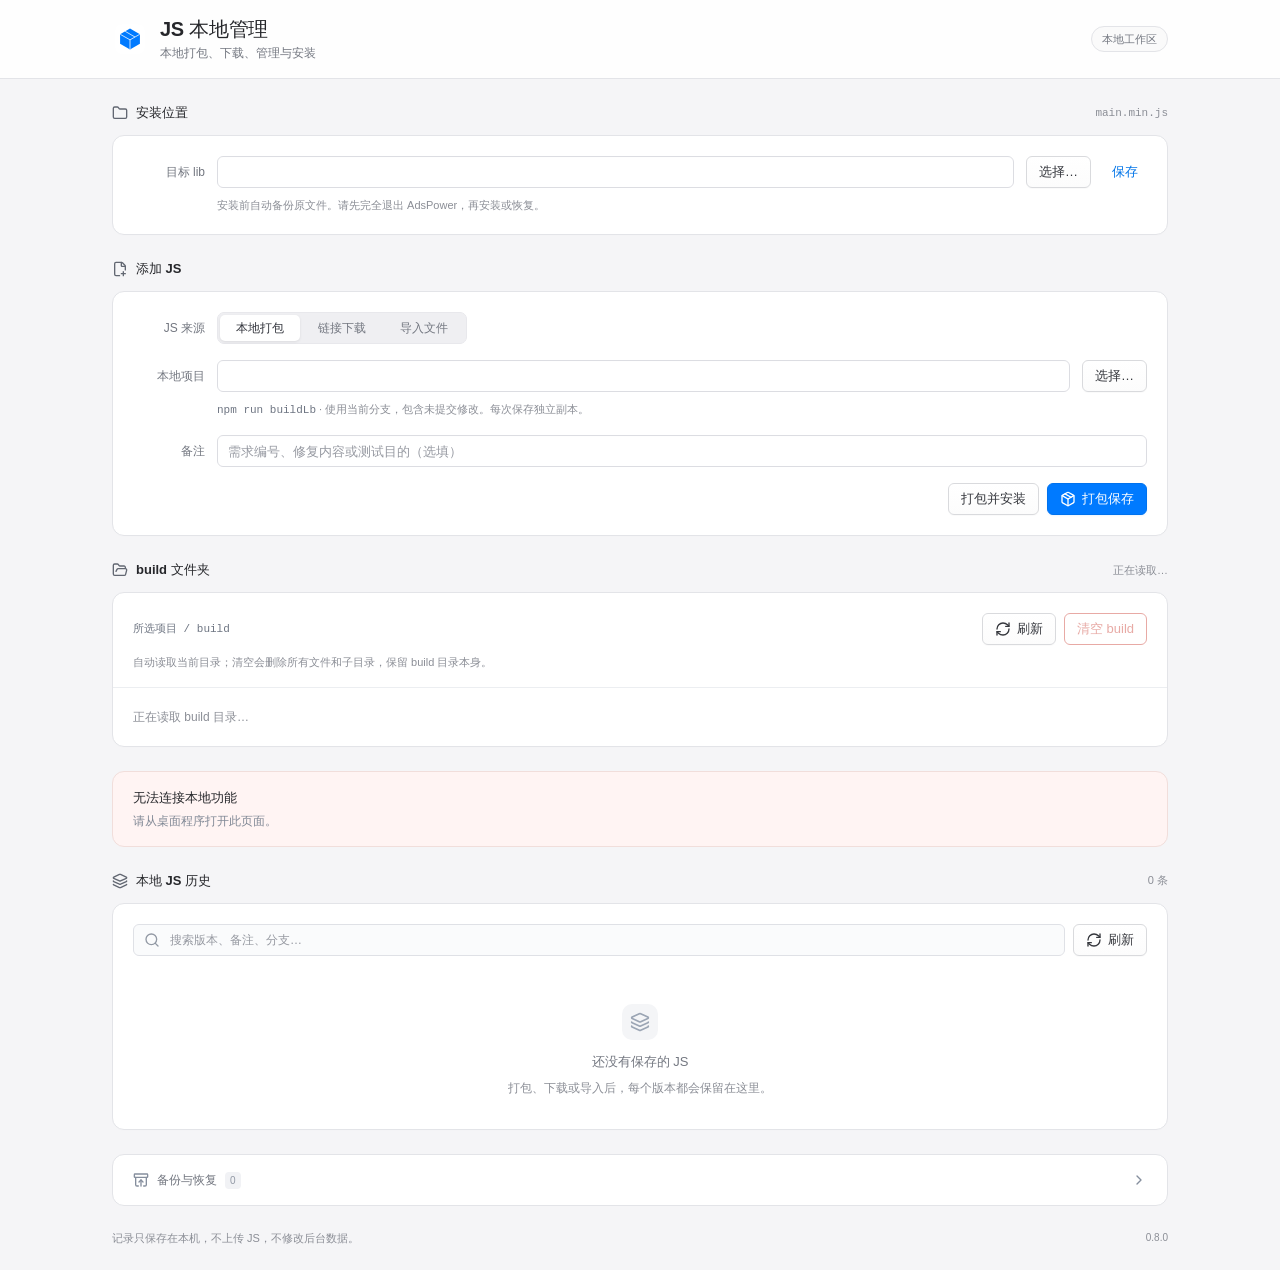
<file: Shared/WebUI/index.html>
<!doctype html>
<html lang="zh-CN">
<head>
  <meta charset="utf-8">
  <meta name="viewport" content="width=device-width,initial-scale=1">
  <meta http-equiv="Content-Security-Policy" content="default-src 'none'; script-src 'self'; style-src 'self'; img-src 'self' data:; font-src 'self'; connect-src 'none'; object-src 'none'; base-uri 'none'; form-action 'none'; frame-src 'none'">
  <title>JS 本地管理</title>
  <link rel="icon" href="logo.svg" type="image/svg+xml">
  <link rel="stylesheet" href="styles.css">
  <script type="module" src="app.js"></script>
</head>
<body>
<div id="previewBanner" class="preview-banner" hidden>界面预览 · 所有操作均为演示，不会读写本机文件</div>
<header class="app-header">
  <div class="header-inner"><div class="brand"><img src="logo.svg" alt="" width="36" height="36"><div><h1>JS 本地管理</h1><p>本地打包、下载、管理与安装</p></div></div><span class="local-badge">本地工作区</span></div>
</header>
<main class="workspace">
  <section aria-labelledby="targetTitle">
    <div class="section-heading"><h2 id="targetTitle"><svg class="icon" aria-hidden="true" viewBox="0 0 24 24" focusable="false"><use href="icons.svg#folder"/></svg>安装位置</h2><span class="section-aside">main.min.js</span></div>
    <div class="card target-card"><div class="path-row"><label for="libraryPath">目标 lib</label><input id="libraryPath" type="text" spellcheck="false" autocomplete="off"><button type="button" data-action="chooseLibrary">选择…</button><button type="button" data-action="saveSettings" class="text-button">保存</button></div><p class="helper">安装前自动备份原文件。请先完全退出 AdsPower，再安装或恢复。</p></div>
  </section>
  <section aria-labelledby="addTitle">
    <div class="section-heading"><h2 id="addTitle"><svg class="icon" aria-hidden="true" viewBox="0 0 24 24" focusable="false"><use href="icons.svg#file-plus-2"/></svg>添加 JS</h2></div>
    <div class="card add-card">
      <div class="source-top"><span class="field-caption">JS 来源</span><div class="segmented" role="tablist" aria-label="JS 来源"><button id="tab-build" type="button" role="tab" aria-selected="true" aria-controls="panel-build" data-mode="build">本地打包</button><button id="tab-download" type="button" role="tab" aria-selected="false" aria-controls="panel-download" data-mode="download">链接下载</button><button id="tab-file" type="button" role="tab" aria-selected="false" aria-controls="panel-file" data-mode="file">导入文件</button></div></div>
      <div id="panel-build" class="source-panel" role="tabpanel" aria-labelledby="tab-build"><div class="path-row"><label for="projectPath">本地项目</label><input id="projectPath" type="text" spellcheck="false" autocomplete="off"><button type="button" data-action="chooseProject">选择…</button></div><p class="helper"><code>npm run buildLb</code> · 使用当前分支，包含未提交修改。每次保存独立副本。</p></div>
      <div id="panel-download" class="source-panel download-panel" role="tabpanel" aria-labelledby="tab-download" hidden><div class="path-row"><label for="downloadUrl">下载链接</label><input id="downloadUrl" type="url" placeholder="粘贴 version.adspower.net 的完整 JS 下载链接" spellcheck="false"></div><div class="path-row"><label for="downloadMd5">MD5</label><input id="downloadMd5" type="text" placeholder="选填，自动识别链接末尾的 MD5" spellcheck="false" maxlength="32"></div><p class="helper">下载后先保存在本地历史，不自动安装，也不需要后台登录信息。</p></div>
      <div id="panel-file" class="source-panel import-prompt" role="tabpanel" aria-labelledby="tab-file" hidden><div><strong>导入已有的主 JS</strong><p class="helper">选择完整 JS 文件，检查语法和摘要后保存到本地历史。</p></div></div>
      <div class="path-row note-row"><label for="newNote">备注</label><input id="newNote" type="text" maxlength="4000" placeholder="需求编号、修复内容或测试目的（选填）"></div>
      <div class="action-row"><div class="button-group"><button id="buildInstall" type="button" data-action="buildInstall">打包并安装</button><button id="addPrimary" type="button" data-action="buildSave" class="primary"><svg class="icon" aria-hidden="true" viewBox="0 0 24 24" focusable="false"><use href="icons.svg#package"/></svg><span>打包保存</span></button></div></div>
    </div>
  </section>
  <section aria-labelledby="buildDirectoryTitle">
    <div class="section-heading"><h2 id="buildDirectoryTitle"><svg class="icon" aria-hidden="true" viewBox="0 0 24 24" focusable="false"><use href="icons.svg#folder-open"/></svg>build 文件夹</h2><span id="buildFileCount" class="count-badge">正在读取…</span></div>
    <div class="card build-directory-card">
      <div class="build-directory-toolbar"><code id="buildDirectoryPath">所选项目 / build</code><div class="button-group"><button id="refreshBuild" type="button"><svg class="icon" aria-hidden="true" viewBox="0 0 24 24" focusable="false"><use href="icons.svg#refresh-cw"/></svg>刷新</button><button id="clearBuild" type="button" class="danger" data-action="clearBuild" disabled>清空 build</button></div></div>
      <p id="buildDirectoryMessage" class="helper build-directory-message">自动读取当前目录；清空会删除所有文件和子目录，保留 build 目录本身。</p>
      <div id="buildFilesTable" class="build-files-scroll" hidden><table class="build-files-table"><thead><tr><th>JS 文件</th><th>大小</th><th>修改时间</th><th>操作</th></tr></thead><tbody id="buildFiles"></tbody></table></div>
      <p id="buildFilesEmpty" class="build-files-empty">正在读取 build 目录…</p>
    </div>
  </section>
  <section id="operationCard" class="operation-card" aria-live="polite" hidden><div class="operation-icon" id="operationIcon"></div><div class="operation-copy"><strong id="stage">准备就绪</strong><p id="status"></p></div><button id="cancel" type="button" class="danger" data-action="cancel" hidden>停止</button></section>
  <section aria-labelledby="historyTitle">
    <div class="section-heading"><h2 id="historyTitle"><svg class="icon" aria-hidden="true" viewBox="0 0 24 24" focusable="false"><use href="icons.svg#layers"/></svg>本地 JS 历史</h2><span id="recordCount" class="count-badge">0 条</span></div>
    <div class="card history-card"><div class="search-row"><div class="search-field"><svg class="icon" aria-hidden="true" viewBox="0 0 24 24" focusable="false"><use href="icons.svg#search"/></svg><label class="sr-only" for="search">搜索本地 JS</label><input id="search" type="search" placeholder="搜索版本、备注、分支…"></div><button type="button" data-action="state" data-refresh aria-label="刷新历史"><svg class="icon" aria-hidden="true" viewBox="0 0 24 24" focusable="false"><use href="icons.svg#refresh-cw"/></svg>刷新</button></div>
      <div id="tableWrap" class="table-scroll" hidden><table><thead><tr><th>版本</th><th>备注</th><th>来源</th><th>分支</th><th>保存时间</th></tr></thead><tbody id="records"></tbody></table></div>
      <div id="emptyState" class="empty-state"><div class="empty-icon"><svg class="icon" aria-hidden="true" viewBox="0 0 24 24" focusable="false"><use href="icons.svg#layers"/></svg></div><strong id="emptyTitle">还没有保存的 JS</strong><p id="emptyDescription">打包、下载或导入后，每个版本都会保留在这里。</p></div>
      <div id="selection" class="selection-panel" hidden><div class="edit-grid"><label>版本<input id="editVersion" type="text" maxlength="100"></label><label>备注<input id="editNote" type="text" maxlength="4000" placeholder="对应的需求或测试内容"></label><button type="button" data-action="updateMetadata">保存备注</button></div><details class="file-details"><summary><svg class="icon detail-chevron" aria-hidden="true" viewBox="0 0 24 24" focusable="false"><use href="icons.svg#chevron-right"/></svg><span>文件信息与校验值</span></summary><p id="fileDetails"></p></details><div class="action-row"><button type="button" data-action="openArchive" class="text-button"><svg class="icon" aria-hidden="true" viewBox="0 0 24 24" focusable="false"><use href="icons.svg#folder-open"/></svg>在文件夹中查看</button><div class="button-group"><span class="helper">安装前自动备份原文件</span><button type="button" class="primary" data-action="install"><svg class="icon" aria-hidden="true" viewBox="0 0 24 24" focusable="false"><use href="icons.svg#hard-drive-download"/></svg>安装选中版本</button></div></div></div>
    </div>
  </section>
  <details id="backupDisclosure" class="card disclosure-card"><summary><span><svg class="icon" aria-hidden="true" viewBox="0 0 24 24" focusable="false"><use href="icons.svg#archive-restore"/></svg>备份与恢复 <span id="backupCount" class="small-count">0</span></span><svg class="icon chevron" aria-hidden="true" viewBox="0 0 24 24" focusable="false"><use href="icons.svg#chevron-right"/></svg></summary><div class="disclosure-content"><p id="backupEmpty" class="helper">当前目标还没有备份。安装时会自动保存原 main.min.js。</p><div id="backupControls" class="backup-row" hidden><label class="sr-only" for="backups">选择备份</label><select id="backups" hidden aria-hidden="true" tabindex="-1"></select><button id="backupPicker" class="select-trigger" type="button" aria-label="选择备份" aria-haspopup="listbox" aria-expanded="false" aria-controls="backupMenu"><span>选择备份</span><svg class="icon" aria-hidden="true" viewBox="0 0 24 24" focusable="false"><use href="icons.svg#chevron-right"/></svg></button><button type="button" data-action="restore">恢复选中备份</button></div><p class="helper">恢复前也会备份当前文件；文件缺失或校验不一致时会停止。</p></div></details>
  <details id="logDisclosure" class="card disclosure-card" hidden><summary><span><svg class="icon" aria-hidden="true" viewBox="0 0 24 24" focusable="false"><use href="icons.svg#file-text"/></svg>操作日志</span><svg class="icon chevron" aria-hidden="true" viewBox="0 0 24 24" focusable="false"><use href="icons.svg#chevron-right"/></svg></summary><div class="disclosure-content"><pre id="log"></pre><button type="button" data-action="copyLog">复制日志</button></div></details>
  <footer>记录只保存在本机，不上传 JS，不修改后台数据。<span class="version">0.8.0</span></footer>
</main>
<div id="backupMenu" class="select-menu" role="listbox" aria-label="选择备份" hidden></div>
<div id="toast" class="toast" role="status" hidden></div>
</body></html>
</file>
<file: Shared/WebUI/styles.css>
:root {
  font-family: -apple-system, BlinkMacSystemFont, "Segoe UI Variable", "Segoe UI", "Microsoft YaHei UI", sans-serif;
  font-size: 13px;
  color: #26272b;
  background: #f5f5f7;
  color-scheme: light;
  font-synthesis: none;
  --blue: #007aff;
  --danger: #c9362b;
  --danger-hover: #fff1ef;
  --danger-pressed: #b82e24;
  --text: #26272b;
  --secondary: #737780;
  --muted: #8b8e96;
  --line: #e3e4e8;
  --surface: #fff;
  --surface-subtle: #fafafa;
  --shell-width: 1120px;
  --page-inset: 32px;
  --card-inset: 20px;
  --section-gap: 24px;
  --field-gap: 12px;
  --label-width: 72px;
  --field-offset: calc(var(--label-width) + var(--field-gap));
  --control-height: 32px;
  --radius: 12px;
  --control-radius: 6px;
  --icon-size: 16px;
  --icon-stroke: 2;
  --ease: cubic-bezier(.22, .7, .24, 1);
}
* { box-sizing: border-box; }
body { margin: 0; line-height: 1.5; }
button, input, select { font: inherit; }
button {
  display: inline-flex; align-items: center; justify-content: center; gap: 6px;
  height: var(--control-height); min-height: var(--control-height);
  padding: 5px 12px; border: 1px solid #d9dadd; border-radius: var(--control-radius);
  background: linear-gradient(#fff, #fcfcfc); color: #35373d;
  line-height: 20px; white-space: nowrap; cursor: pointer;
  box-shadow: 0 1px 1px #00000006;
  transition: background .16s, border-color .16s, box-shadow .16s, transform .16s, opacity .16s;
}
button:hover:enabled { background: #f3f4f6; border-color: #c5c8cf; }
button:active:enabled { transform: scale(.975); }
button:disabled { cursor: default; opacity: .42; box-shadow: none; }
button:focus-visible, summary:focus-visible, tr:focus-visible { outline: 3px solid #007aff40; outline-offset: 2px; }
input, select {
  min-width: 0; height: var(--control-height); padding: 5px 10px;
  color: var(--text); background: var(--surface); border: 1px solid #dcdde2;
  border-radius: var(--control-radius); line-height: 20px; outline: none;
  box-shadow: 0 1px 1px #00000002 inset;
  transition: border-color .16s, box-shadow .16s;
}
input::placeholder { color: #9699a1; }
input:focus, select:focus { border-color: #71aff8; box-shadow: 0 0 0 3px #007aff18; }
input:disabled, select:disabled { color: #8e9198; background: #f5f5f7; }
.icon { display: block; height: var(--icon-size); width: var(--icon-size); fill: none; stroke: currentColor; stroke-width: var(--icon-stroke); stroke-linecap: round; stroke-linejoin: round; flex-shrink: 0; }

/* Both workspaces use the same shell, typography and alignment columns. */
.app-header { background: #ffffffed; border-bottom: 1px solid var(--line); }
.header-inner {
  max-width: var(--shell-width); margin: auto; padding: 16px var(--page-inset);
  display: flex; align-items: center; justify-content: space-between; gap: 16px;
}
.brand { display: flex; align-items: center; gap: 12px; min-width: 0; }
.brand img { display: block; width: 36px; height: 36px; }
.brand > div { min-width: 0; }
.brand h1 { font-size: 20px; line-height: 26px; margin: 0; font-weight: 600; letter-spacing: -.3px; }
.brand p { font-size: 12px; line-height: 18px; color: var(--secondary); margin: 2px 0 0; white-space: nowrap; overflow: hidden; text-overflow: ellipsis; }
.local-badge { display: inline-flex; align-items: center; color: var(--secondary); border: 1px solid var(--line); border-radius: 20px; padding: 3px 10px; font-size: 11px; line-height: 18px; background: #fafafa; white-space: nowrap; flex-shrink: 0; }
.workspace { max-width: var(--shell-width); padding: 24px var(--page-inset); margin: auto; display: flex; flex-direction: column; gap: var(--section-gap); }
.section-heading { display: flex; align-items: center; justify-content: space-between; gap: 12px; min-height: 20px; margin: 0 0 12px; }
h2 { margin: 0; font-size: 13px; line-height: 20px; font-weight: 600; display: flex; align-items: center; gap: 8px; }
h2 svg { color: #626772; }
.section-aside { font-size: 11px; color: var(--muted); font-family: ui-monospace, SFMono-Regular, Consolas, monospace; }
.card { border: 1px solid var(--line); background: var(--surface); border-radius: var(--radius); box-shadow: 0 1px 2px #00000002; overflow: hidden; }
.target-card, .add-card { padding: var(--card-inset); }
.path-row { display: flex; align-items: center; gap: var(--field-gap); }
.path-row label, .field-caption { flex: 0 0 var(--label-width); text-align: right; font-size: 12px; color: var(--secondary); }
.path-row input { flex: 1; min-width: 0; }
.path-row button { flex-shrink: 0; }
.helper { color: var(--muted); font-size: 11px; line-height: 18px; margin: 8px 0 0; overflow-wrap: anywhere; }
.target-card > .helper, .source-panel > .helper { margin-left: var(--field-offset); }
code { font-family: ui-monospace, SFMono-Regular, Consolas, monospace; font-size: 11px; color: #6e7582; }
.full-input { display: block; width: 100%; }
.action-row { display: flex; align-items: center; justify-content: space-between; gap: 12px; margin-top: 16px; }
.action-row > .helper, .button-group .helper { margin: 0; }
.button-group { display: flex; align-items: center; justify-content: flex-end; gap: 8px; flex-wrap: wrap; }
.primary { border-color: #0072ee; background: var(--blue); color: #fff; box-shadow: 0 1px 2px #007aff16; }
.primary:hover:enabled { border-color: #0064d5; background: #006fe8; }
.text-button { background: transparent; border-color: transparent; box-shadow: none; color: #0074e8; padding-left: 8px; padding-right: 8px; }
.text-button:hover:enabled { background: #f0f6fd; border-color: transparent; }
.danger { color: var(--danger); border-color: var(--danger); background: #fff; box-shadow: none; }
.danger:hover:enabled { color: var(--danger); border-color: var(--danger); background: var(--danger-hover); }
.danger:active:enabled { color: #fff; border-color: var(--danger-pressed); background: var(--danger-pressed); }
.danger:focus-visible { outline-color: #c9362b40; }
button[data-refreshing=true] { cursor: progress; }
button[data-refreshing=true]:disabled { opacity: .75; }

/* Local JS form. */
.source-top { display: flex; align-items: center; gap: var(--field-gap); margin-bottom: 16px; }
.segmented { position: relative; display: inline-flex; padding: 2px; background: #efeff2; border: 1px solid #e8e8ec; border-radius: 7px; gap: 2px; }
.segmented button { position: relative; z-index: 1; height: 26px; min-height: 26px; padding: 3px 16px; background: transparent; border: 0; border-radius: 5px; box-shadow: none; color: var(--secondary); font-size: 12px; }
.segmented button[aria-selected=true] { background: transparent; color: #30323a; font-weight: 600; }
.segmented button:hover:enabled { background: #ffffff70; border-color: transparent; }
.segmented button[aria-selected=true]:hover:enabled { background: transparent; }
.tab-indicator { position: absolute; left: 0; top: 2px; height: calc(100% - 4px); background: #fff; border-radius: 5px; box-shadow: 0 1px 3px #00000015; pointer-events: none; transition: transform .24s var(--ease), width .24s var(--ease); }
.source-panel { margin-bottom: 16px; }
.download-panel > .path-row + .path-row { margin-top: 12px; }
.import-prompt { padding: 4px 0 4px var(--field-offset); }
.import-prompt strong { font-size: 13px; font-weight: 500; }
.import-prompt .helper { margin: 4px 0 0; }
.add-card > .action-row { justify-content: flex-end; }

/* Current build files share the same insets as the history table. */
.build-directory-toolbar { display: flex; align-items: center; justify-content: space-between; gap: 12px; padding: var(--card-inset) var(--card-inset) 0; }
.build-directory-toolbar > code { min-width: 0; overflow: hidden; text-overflow: ellipsis; white-space: nowrap; }
.build-directory-toolbar .button-group { flex-shrink: 0; }
.build-directory-message { margin: 8px var(--card-inset) 16px; }
.field-error { color: #b35549; }
.build-files-scroll { max-height: 200px; overflow: auto; }
.build-files-table { min-width: 0; table-layout: fixed; }
.build-files-table th:first-child, .build-files-table td:first-child { width: 46%; min-width: 0; font-weight: 400; }
.build-files-table th:nth-child(2) { width: 15%; }
.build-files-table th:nth-child(3) { width: 25%; }
.build-files-table th:last-child { width: 14%; }
.build-files-table td { overflow: hidden; text-overflow: ellipsis; white-space: nowrap; }
.build-files-table tbody tr { cursor: default; }
.build-files-table th:last-child, .build-files-table td:last-child { text-align: right; }
.build-copy { width: 86px; padding: 5px 8px; font-size: 12px; }
.build-files-table td:last-child { overflow: visible; }
.build-copy .icon { width: 14px; height: 14px; }
.build-files-empty { margin: 0; padding: 20px var(--card-inset); border-top: 1px solid #eceef1; font-size: 12px; color: var(--muted); }
.build-files-table th, .build-files-table td { padding-left: 16px; padding-right: 16px; }
.build-files-table th:first-child, .build-files-table td:first-child { padding-left: var(--card-inset); }
.build-files-table th:last-child, .build-files-table td:last-child { padding-right: var(--card-inset); }
@media (max-width: 740px) {
  .build-directory-toolbar { flex-wrap: wrap; }
  .build-directory-toolbar > code { flex-basis: 100%; }
  .build-directory-toolbar .button-group { margin-left: 0; }
  .build-files-table th:first-child, .build-files-table td:first-child { width: auto; }
  .build-files-table th:nth-child(2) { width: 70px; }
  .build-files-table th:nth-child(3) { width: 94px; }
  .build-files-table th:last-child { width: 108px; }
  .build-files-table th, .build-files-table td { padding-left: 8px; padding-right: 8px; }
}
/* History uses one inset for search, table columns and selected details. */
.count-badge { font-size: 11px; color: var(--muted); font-variant-numeric: tabular-nums; }
.history-card { padding-top: var(--card-inset); }
.search-row { display: flex; align-items: center; gap: 8px; padding: 0 var(--card-inset) 16px; }
.search-field { display: flex; flex: 1; align-items: center; min-width: 0; border: 1px solid #dfe1e6; border-radius: var(--control-radius); background: #fafbfc; padding-left: 10px; }
.search-field svg { color: #9299a4; }
.search-field input { width: 100%; height: 30px; border: 0; background: transparent; box-shadow: none; font-size: 12px; appearance: none; }
.search-field:focus-within { border-color: #71aff8; box-shadow: 0 0 0 3px #007aff18; }
.table-scroll { max-height: 280px; overflow: auto; }
table { width: 100%; border-collapse: collapse; font-size: 12px; text-align: left; }
th { background: #f7f8fa; color: var(--muted); font-size: 11px; font-weight: 500; padding: 8px var(--card-inset); white-space: nowrap; position: sticky; top: 0; border-bottom: 1px solid #eceef1; }
td { padding: 10px var(--card-inset); border-bottom: 1px solid #f0f1f4; max-width: 220px; overflow-wrap: anywhere; }
td:first-child { font-weight: 600; color: #3b414b; min-width: 104px; }
td:last-child { color: var(--muted); font-size: 11px; white-space: nowrap; }
td:nth-child(4) { color: var(--muted); font-size: 11px; }
tbody tr { cursor: pointer; transition: background .16s; }
tbody tr:hover { background: #f8faff; }
tbody tr[aria-selected=true] { background: #edf4ff; }
.source-badge { display: inline-block; background: #f0f1f4; color: #78808e; padding: 2px 6px; border-radius: 4px; font-size: 10px; white-space: nowrap; }
.empty-state { display: flex; align-items: center; flex-direction: column; justify-content: center; padding: 32px var(--card-inset); gap: 8px; color: var(--secondary); text-align: center; }
.empty-icon { width: 36px; height: 36px; border-radius: 10px; background: #f4f5f7; display: flex; justify-content: center; align-items: center; margin-bottom: 4px; }
.empty-icon svg { width: 20px; height: 20px; color: #9ba5b4; }
.empty-state strong { font-size: 13px; font-weight: 500; }
.empty-state p { font-size: 12px; color: var(--muted); margin: 0; }
.selection-panel { border-top: 1px solid #e8eaee; padding: var(--card-inset); background: var(--surface-subtle); }
.edit-grid { display: grid; grid-template-columns: minmax(120px, 1fr) minmax(200px, 3fr) auto; align-items: end; gap: 12px; }
.edit-grid label { min-width: 0; font-size: 11px; color: var(--secondary); display: flex; flex-direction: column; gap: 6px; }
.edit-grid input { width: 100%; font-size: 12px; }
.selection-panel .action-row > .text-button { padding-left: 0; }
.file-details { display: flow-root; font-size: 11px; color: var(--muted); margin-top: 12px; }
.file-details > summary { cursor: pointer; display: flex; align-items: center; gap: 8px; list-style: none; min-height: 24px; line-height: 18px; padding: 2px 0; }
.file-details > summary::-webkit-details-marker { display: none; }
.file-details > summary::marker { content: ""; }
.detail-chevron { transition: transform .22s var(--ease); }
.file-details[open] .detail-chevron, .file-details[data-expanded=true] .detail-chevron { transform: rotate(90deg); }
.file-details[data-expanded=false] .detail-chevron { transform: rotate(0); }
.file-details p { margin: 8px 0 0; white-space: pre-wrap; overflow-wrap: anywhere; font-family: ui-monospace, SFMono-Regular, Consolas, monospace; color: #7c8593; background: #f0f2f5; border-radius: var(--control-radius); padding: 12px; }

/* Disclosures and feedback share the card edges and content inset. */
.disclosure-card { box-shadow: none; }
.disclosure-card > summary { display: flex; align-items: center; justify-content: space-between; gap: 12px; cursor: pointer; padding: 16px var(--card-inset); list-style: none; color: var(--secondary); font-size: 12px; }
.disclosure-card > summary::-webkit-details-marker { display: none; }
.disclosure-card > summary > span { display: flex; gap: 8px; align-items: center; }
.disclosure-card > summary svg { color: #858e9d; }
.small-count { font-size: 10px; background: #f1f2f5; color: #9299a5; padding: 1px 5px; border-radius: 4px; }
.chevron { transition: transform .22s var(--ease); }
.disclosure-card[open] .chevron, .disclosure-card[data-expanded=true] .chevron { transform: rotate(90deg); }
.disclosure-card[data-expanded=false] .chevron { transform: rotate(0); }
.disclosure-content { padding: 0 var(--card-inset) var(--card-inset); }
.disclosure-content .helper { margin-top: 0; }
.backup-row { display: flex; gap: 8px; margin: 0 0 12px; }
pre { max-height: 190px; overflow: auto; white-space: pre-wrap; overflow-wrap: anywhere; background: #f6f7f9; border: 1px solid #e8eaee; border-radius: var(--control-radius); padding: 12px; font-size: 11px; line-height: 1.65; color: #737d8d; }
.operation-card { display: flex; gap: 12px; align-items: center; border: 1px solid #dce8f9; background: #f0f6ff; border-radius: var(--radius); padding: 16px var(--card-inset); transition: background .2s, border-color .2s; }
.operation-icon { display: none; width: 16px; height: 16px; border-radius: 50%; flex-shrink: 0; }
.operation-card[data-state=running] .operation-icon { display: block; border: 2px solid #007aff30; border-top-color: var(--blue); animation: spin .85s linear infinite; }
.operation-card[data-state=success] { background: #f0f8f3; border-color: #dcebe1; }
.operation-card[data-state=failure] { background: #fff4f3; border-color: #f1dedb; }
.operation-card[data-state=cancelled] { background: #fff8ed; border-color: #eee3cd; }
.operation-copy { flex: 1; min-width: 0; }
.operation-copy strong { font-size: 13px; font-weight: 600; }
.operation-copy p { color: #808895; font-size: 12px; margin: 4px 0 0; white-space: pre-wrap; overflow-wrap: anywhere; }
footer { display: flex; align-items: center; gap: 8px; color: var(--muted); font-size: 11px; line-height: 16px; }
.version { margin-left: auto; padding-left: 12px; font-size: 10px; font-variant-numeric: tabular-nums; }
.toast { position: fixed; bottom: 24px; left: 50%; transform: translateX(-50%); background: #292c33ed; color: #fff; border-radius: 10px; box-shadow: 0 8px 28px #0002; font-size: 12px; padding: 10px 16px; max-width: calc(100% - 32px); z-index: 10; white-space: pre-wrap; overflow-wrap: anywhere; }
.preview-banner { font-size: 11px; text-align: center; background: #fff8e7; color: #ad8639; padding: 6px; }

/* Accessible custom backup menu, animated by motion.js. */
.select-trigger { flex: 1; min-width: 0; justify-content: space-between; background: #fff; font-size: 12px; text-align: left; }
.select-trigger > span { overflow: hidden; text-overflow: ellipsis; white-space: nowrap; }
.select-trigger > svg { transform: rotate(90deg); transition: transform .2s; }
.select-trigger[aria-expanded=true] > svg { transform: rotate(-90deg); }
.select-menu { position: fixed; z-index: 20; overflow: auto; background: #fffffff5; border: 1px solid var(--line); border-radius: 10px; padding: 4px; box-shadow: 0 10px 32px #17223d20; backdrop-filter: blur(18px); }
.select-menu button { display: flex; width: 100%; height: auto; justify-content: flex-start; text-align: left; white-space: normal; overflow-wrap: anywhere; font-size: 12px; border: 0; background: transparent; box-shadow: none; padding: 6px 10px; }
.select-menu button[aria-selected=true] { color: #0075ed; background: #edf4ff; }
.select-menu button:focus-visible { outline: none; background: var(--blue); color: #fff; }
.sr-only { position: absolute; clip: rect(0,0,0,0); width: 1px; height: 1px; overflow: hidden; white-space: nowrap; }
[hidden] { display: none !important; }
@keyframes spin { to { transform: rotate(360deg); } }
@media (max-width: 740px) {
  :root { --page-inset: 20px; --card-inset: 16px; }
  .header-inner { gap: 12px; }
  .brand h1 { font-size: 18px; line-height: 24px; }
  .brand p { font-size: 11px; }
  .workspace { padding-top: 20px; }
  .path-row { flex-wrap: wrap; gap: 8px; }
  .path-row label, .field-caption { flex-basis: 100%; text-align: left; }
  .path-row label { font-size: 11px; }
  .path-row input { flex-basis: 120px; }
  .target-card > .helper, .source-panel > .helper { margin-left: 0; }
  .source-top { gap: 8px; flex-wrap: wrap; }
  .import-prompt { padding-left: 0; }
  .segmented button { padding-left: 12px; padding-right: 12px; }
  .action-row { flex-wrap: wrap; }
  .button-group { margin-left: auto; }
  .section-aside { display: none; }
  .edit-grid { grid-template-columns: minmax(0, 1fr) minmax(0, 2fr); }
  .edit-grid button { grid-column: 1/-1; justify-self: end; }
  .selection-panel .button-group .helper { display: none; }
  .backup-row { flex-wrap: wrap; }
  .backup-row .select-trigger { width: 100%; flex-basis: 100%; }
  table { min-width: 650px; }
  .target-card .text-button { margin-left: auto; }
  footer { align-items: flex-start; }
}
@media (prefers-reduced-motion: reduce) {
  *, *::before, *::after { animation: none !important; transition: none !important; }
}
</file>
